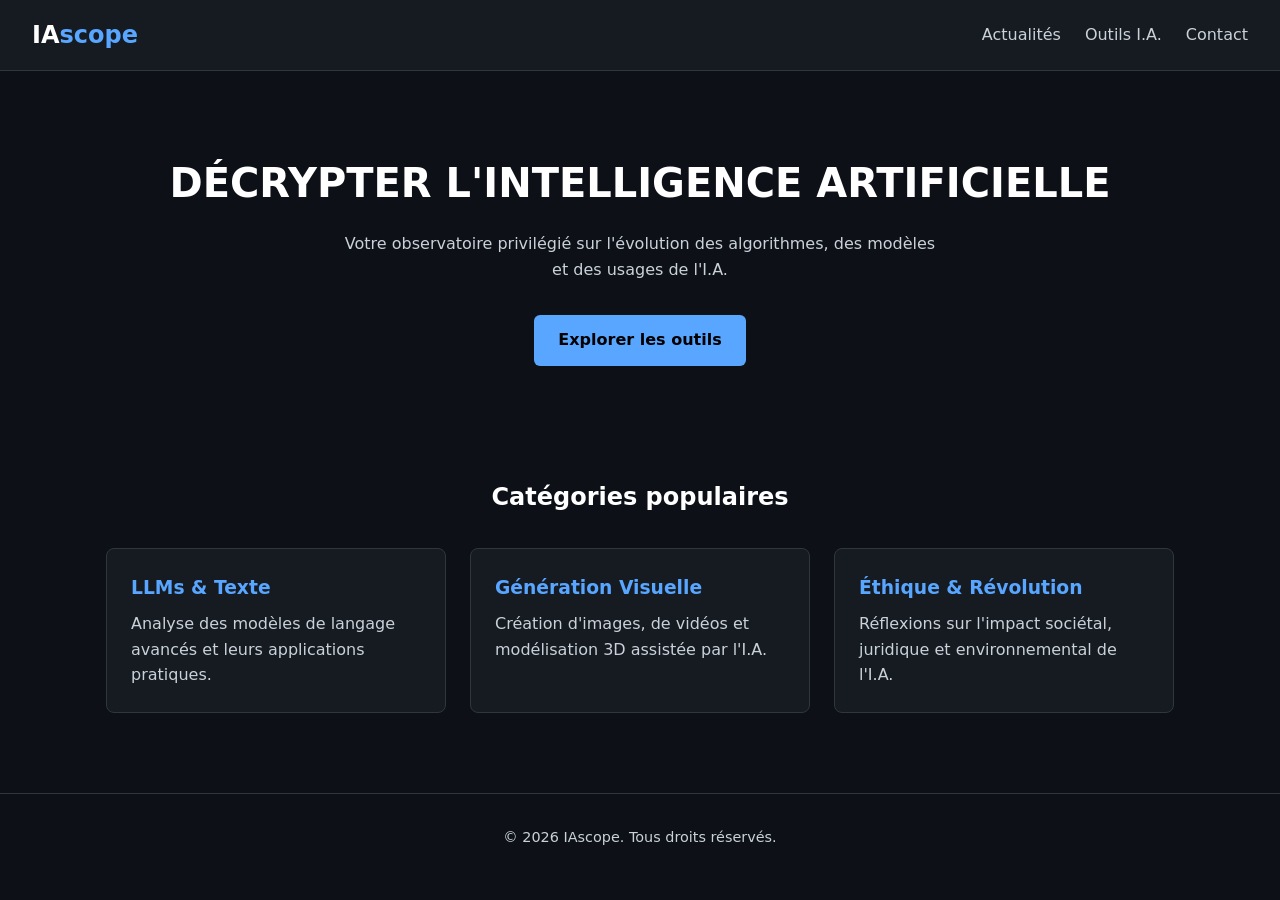
<file: index.html>
<!DOCTYPE html>
<html lang="fr">

<head>
    <meta charset="UTF-8">
    <meta name="viewport" content="width=device-width, initial-scale=1.0">
    <meta name="description"
        content="IAscope - Découvrez, décryptez et suivez l'actualité de l'Intelligence Artificielle.">
    <title>IAscope | Explorer le futur de l'I.A.</title>
    <link rel="stylesheet" href="style.css">
    <script src="script.js" defer></script>
</head>

<body>
    <header>
        <div class="logo">IA<span>scope</span></div>
        <nav aria-label="Navigation principale">
            <ul>
                <li><a href="actualites.html">Actualités</a></li>
                <li><a href="outils.html">Outils I.A.</a></li>
                <li><a href="contact.html">Contact</a></li>
            </ul>
        </nav>
    </header>

    <main>
        <section id="accueil" class="hero">
            <h1>DÉCRYPTER L'INTELLIGENCE ARTIFICIELLE</h1>
            <p>Votre observatoire privilégié sur l'évolution des algorithmes, des modèles et des usages de l'I.A.</p>
            <a href="outils.html" class="btn-primary">Explorer les outils</a>
        </section>

        <section id="outils" class="grid-container">
            <h2>Catégories populaires</h2>
            <div class="cards">
                <article class="card">
                    <h3>LLMs & Texte</h3>
                    <p>Analyse des modèles de langage avancés et leurs applications pratiques.</p>
                </article>
                <article class="card">
                    <h3>Génération Visuelle</h3>
                    <p>Création d'images, de vidéos et modélisation 3D assistée par l'I.A.</p>
                </article>
                <article class="card">
                    <h3>Éthique & Révolution</h3>
                    <p>Réflexions sur l'impact sociétal, juridique et environnemental de l'I.A.</p>
                </article>
            </div>
        </section>
    </main>

    <footer>
        <p>&copy; 2026 IAscope. Tous droits réservés.</p>
    </footer>
</body>

</html>
</file>
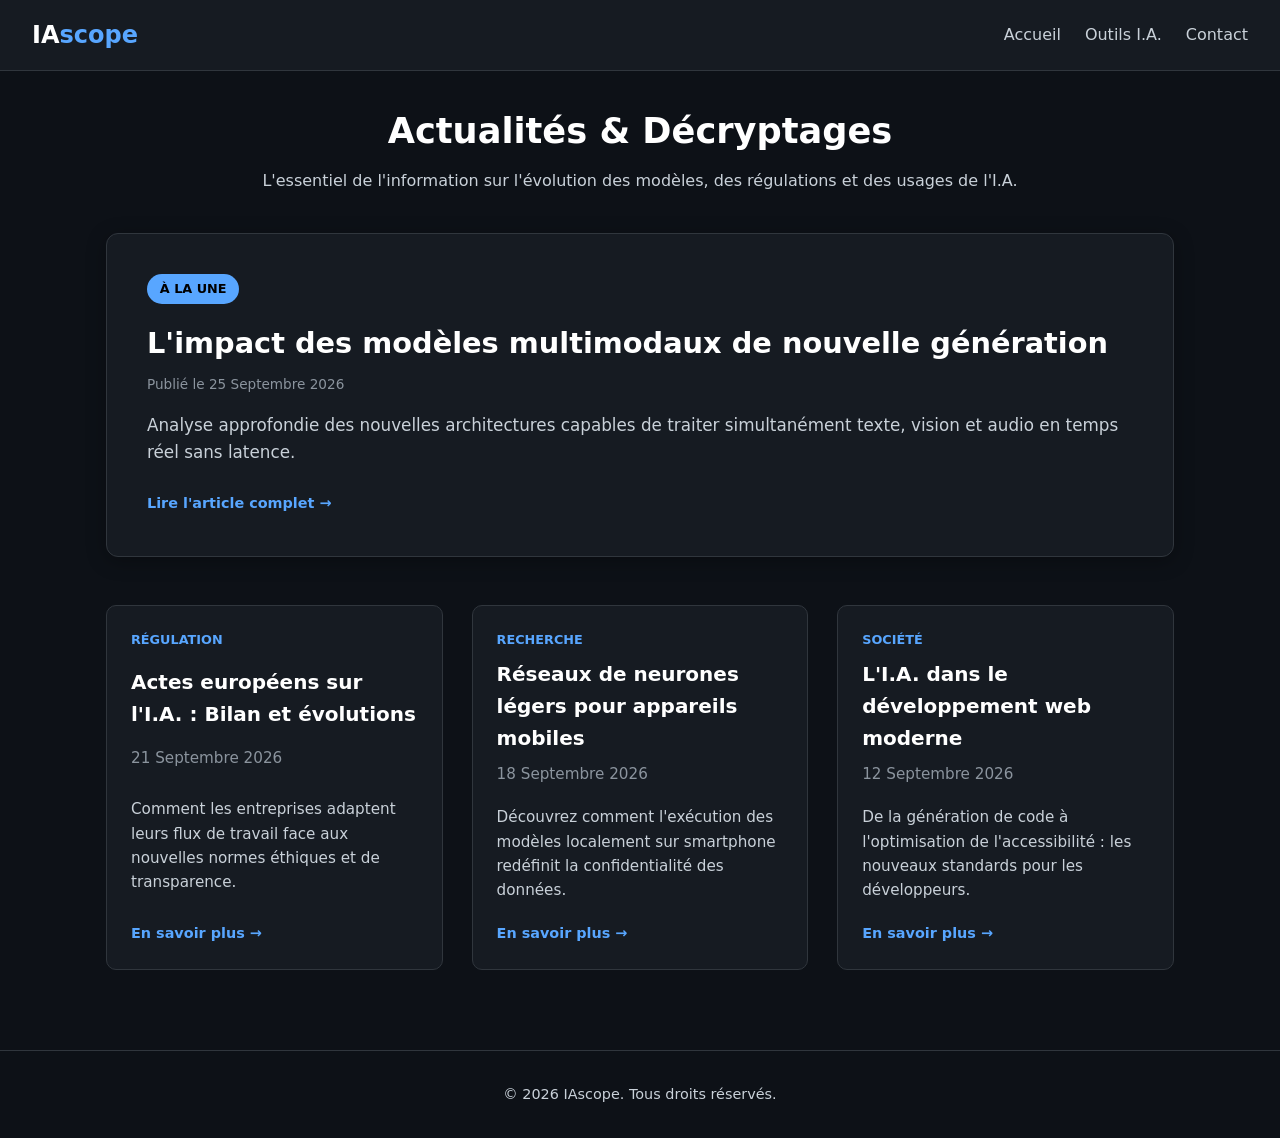
<file: actualites.html>
<!DOCTYPE html>
<html lang="fr">

<head>
    <meta charset="UTF-8">
    <meta name="viewport" content="width=device-width, initial-scale=1.0">
    <meta name="description"
        content="IAscope - Suivez l'actualité, les innovations et les tendances de l'Intelligence Artificielle.">
    <title>Actualités I.A. | IAscope</title>
    <link rel="stylesheet" href="style.css">
    <script src="script.js" defer></script>
</head>

<body>
    <header>
        <div class="logo">IA<span>scope</span></div>
        <nav aria-label="Navigation principale">
            <ul>
                <li><a href="index.html">Accueil</a></li>
                <li><a href="outils.html">Outils I.A.</a></li>
                <li><a href="contact.html">Contact</a></li>
            </ul>
        </nav>
    </header>

    <main class="main-container">
        <section class="page-header">
            <h1>Actualités & Décryptages</h1>
            <p>L'essentiel de l'information sur l'évolution des modèles, des régulations et des usages de l'I.A.</p>
        </section>

        <!-- Article à la Une -->
        <section class="featured-news">
            <article class="featured-card">
                <div class="featured-content">
                    <span class="news-tag">À la Une</span>
                    <h2>L'impact des modèles multimodaux de nouvelle génération</h2>
                    <p class="news-date">Publié le 25 Septembre 2026</p>
                    <p class="news-excerpt">
                        Analyse approfondie des nouvelles architectures capables de traiter simultanément texte, vision
                        et
                        audio en temps réel sans latence.
                    </p>
                    <a href="#" class="btn-link">Lire l'article complet &rarr;</a>
                </div>
            </article>
        </section>

        <!-- Grille des derniers articles -->
        <section class="news-grid">

            <article class="news-card">
                <span class="news-category">Régulation</span>
                <h3>Actes européens sur l'I.A. : Bilan et évolutions</h3>
                <p class="news-date">21 Septembre 2026</p>
                <p>Comment les entreprises adaptent leurs flux de travail face aux nouvelles normes éthiques et de
                    transparence.</p>
                <a href="#" class="btn-link">En savoir plus &rarr;</a>
            </article>

            <article class="news-card">
                <span class="news-category">Recherche</span>
                <h3>Réseaux de neurones légers pour appareils mobiles</h3>
                <p class="news-date">18 Septembre 2026</p>
                <p>Découvrez comment l'exécution des modèles localement sur smartphone redéfinit la confidentialité des
                    données.</p>
                <a href="#" class="btn-link">En savoir plus &rarr;</a>
            </article>

            <article class="news-card">
                <span class="news-category">Société</span>
                <h3>L'I.A. dans le développement web moderne</h3>
                <p class="news-date">12 Septembre 2026</p>
                <p>De la génération de code à l'optimisation de l'accessibilité : les nouveaux standards pour les
                    développeurs.</p>
                <a href="#" class="btn-link">En savoir plus &rarr;</a>
            </article>

        </section>
    </main>

    <!-- Pied de page -->
    <footer>
        <p>&copy; 2026 IAscope. Tous droits réservés.</p>
    </footer>
</body>

</html>
</file>
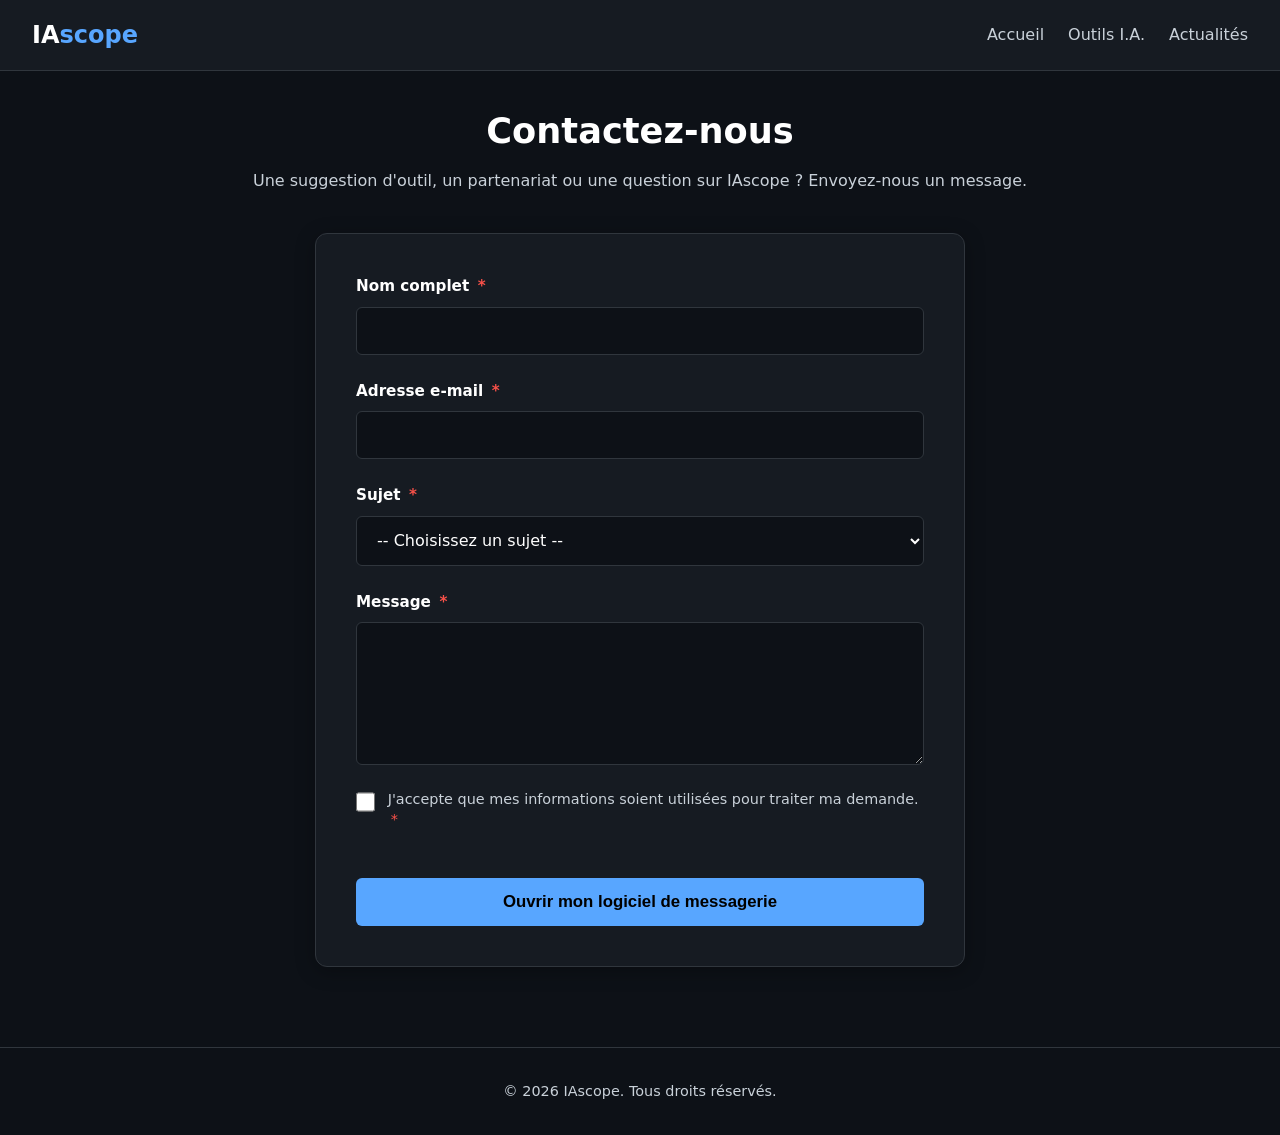
<file: contact.html>
<!DOCTYPE html>
<html lang="fr">

<head>
    <meta charset="UTF-8">
    <meta name="viewport" content="width=device-width, initial-scale=1.0">
    <meta name="description"
        content="IAscope - Contactez l'équipe pour toute question, suggestion ou partenariat autour de l'Intelligence Artificielle.">
    <title>Contact | IAscope</title>

    <link rel="stylesheet" href="style.css">
    <script src="script.js" defer></script>
</head>

<body>
    <header>
        <div class="logo">IA<span>scope</span></div>
        <nav aria-label="Navigation principale">
            <ul>
                <li><a href="index.html">Accueil</a></li>
                <li><a href="outils.html">Outils I.A.</a></li>
                <li><a href="actualites.html">Actualités</a></li>
            </ul>
        </nav>
    </header>

    <main class="main-container">
        <section class="page-header">
            <h1>Contactez-nous</h1>
            <p>Une suggestion d'outil, un partenariat ou une question sur IAscope ? Envoyez-nous un message.</p>
        </section>

        <!-- Section Formulaire -->
        <section class="contact-section">
            <form id="contact-form" action="mailto:dylthehunt@gmail.com" method="POST" enctype="text/plain">

                <!-- Champ Nom -->
                <div class="form-group">
                    <label for="name">Nom complet <span class="required" aria-hidden="true">*</span></label>
                    <input type="text" id="name" name="Nom" required autocomplete="name" aria-required="true">
                </div>

                <!-- Champ Email -->
                <div class="form-group">
                    <label for="email">Adresse e-mail <span class="required" aria-hidden="true">*</span></label>
                    <input type="email" id="email" name="Email" required autocomplete="email" aria-required="true">
                </div>

                <!-- Champ Sujet -->
                <div class="form-group">
                    <label for="subject">Sujet <span class="required" aria-hidden="true">*</span></label>
                    <select id="subject" name="Sujet" required aria-required="true">
                        <option value="">-- Choisissez un sujet --</option>
                        <option value="Proposer un outil I.A.">Proposer un outil I.A.</option>
                        <option value="Partenariat / Presse">Partenariat / Presse</option>
                        <option value="Question générale">Question générale</option>
                        <option value="Autre">Autre</option>
                    </select>
                </div>

                <!-- Champ Message -->
                <div class="form-group">
                    <label for="message">Message <span class="required" aria-hidden="true">*</span></label>
                    <textarea id="message" name="Message" rows="6" required aria-required="true"></textarea>
                </div>

                <!-- Case RGPD -->
                <div class="form-group checkbox-group">
                    <input type="checkbox" id="rgpd" name="Consentement_RGPD" required aria-required="true">
                    <label for="rgpd">
                        J'accepte que mes informations soient utilisées pour traiter ma demande.
                        <span class="required" aria-hidden="true">*</span>
                    </label>
                </div>

                <!-- Bouton d'envoi -->
                <button type="submit" class="btn-primary">
                    Ouvrir mon logiciel de messagerie
                </button>

            </form>
        </section>
    </main>

    <!-- Pied de page -->
    <footer>
        <p>&copy; 2026 IAscope. Tous droits réservés.</p>
    </footer>
</body>

</html>
</file>
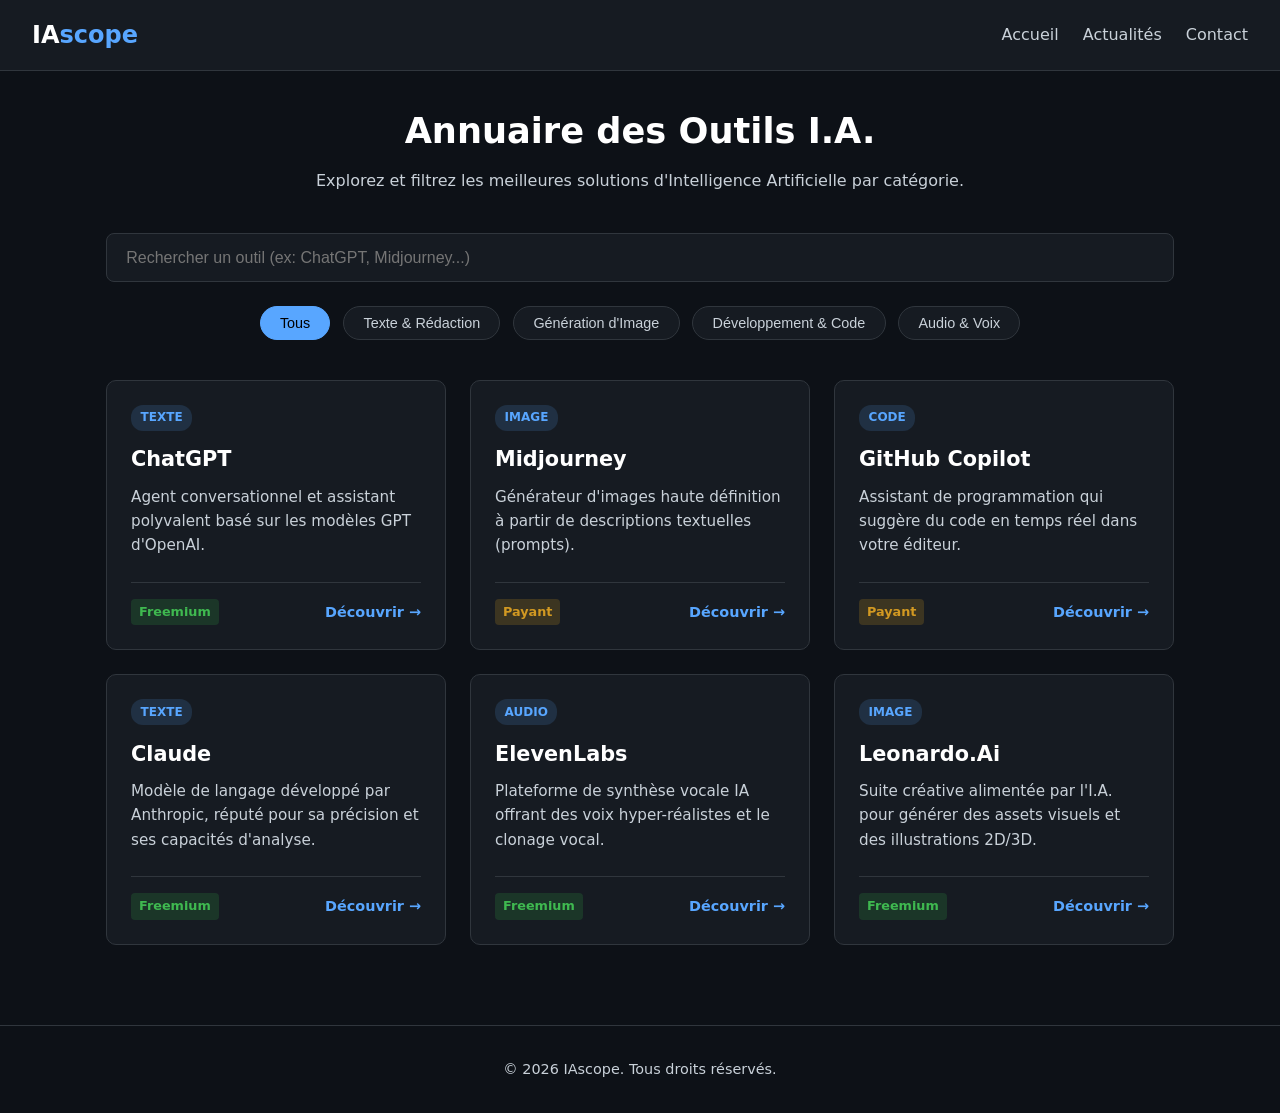
<file: outils.html>
<!DOCTYPE html>
<html lang="fr">

<head>
    <meta charset="UTF-8">
    <meta name="viewport" content="width=device-width, initial-scale=1.0">
    <meta name="description"
        content="IAscope - Annuaire et sélection des meilleurs outils d'Intelligence Artificielle.">
    <title>Outils I.A. | IAscope</title>
    <link rel="stylesheet" href="style.css">
    <script src="script.js" defer></script>
</head>

<body>
    <header>
        <div class="logo">IA<span>scope</span></div>
        <nav aria-label="Navigation principale">
            <ul>
                <li><a href="index.html">Accueil</a></li>
                <li><a href="actualites.html">Actualités</a></li>
                <li><a href="contact.html">Contact</a></li>
            </ul>
        </nav>
    </header>
    <main class="main-container">
        <section class="page-header">
            <h1>Annuaire des Outils I.A.</h1>
            <p>Explorez et filtrez les meilleures solutions d'Intelligence Artificielle par catégorie.</p>
        </section>
        <section class="filters-section">
            <div class="search-bar">
                <input type="text" id="search-input" placeholder="Rechercher un outil (ex: ChatGPT, Midjourney...)"
                    aria-label="Rechercher un outil">
            </div>
            <div class="filter-buttons" id="filter-buttons">
                <button class="filter-btn active" data-category="all">Tous</button>
                <button class="filter-btn" data-category="texte">Texte & Rédaction</button>
                <button class="filter-btn" data-category="image">Génération d'Image</button>
                <button class="filter-btn" data-category="code">Développement & Code</button>
                <button class="filter-btn" data-category="audio">Audio & Voix</button>
            </div>
        </section>
        <section class="tools-grid" id="tools-grid">

            <!-- Outil 1 -->
            <article class="tool-card" data-category="texte">
                <div class="tool-badge">Texte</div>
                <h3>ChatGPT</h3>
                <p>Agent conversationnel et assistant polyvalent basé sur les modèles GPT d'OpenAI.</p>
                <div class="tool-footer">
                    <span class="pricing freemium">Freemium</span>
                    <a href="https://chatgpt.com" target="_blank" rel="noopener noreferrer" class="btn-link">Découvrir
                        &rarr;</a>
                </div>
            </article>

            <!-- Outil 2 -->
            <article class="tool-card" data-category="image">
                <div class="tool-badge">Image</div>
                <h3>Midjourney</h3>
                <p>Générateur d'images haute définition à partir de descriptions textuelles (prompts).</p>
                <div class="tool-footer">
                    <span class="pricing payant">Payant</span>
                    <a href="https://www.midjourney.com" target="_blank" rel="noopener noreferrer"
                        class="btn-link">Découvrir
                        &rarr;</a>
                </div>
            </article>

            <!-- Outil 3 -->
            <article class="tool-card" data-category="code">
                <div class="tool-badge">Code</div>
                <h3>GitHub Copilot</h3>
                <p>Assistant de programmation qui suggère du code en temps réel dans votre éditeur.</p>
                <div class="tool-footer">
                    <span class="pricing payant">Payant</span>
                    <a href="https://github.com/features/copilot" target="_blank" rel="noopener noreferrer"
                        class="btn-link">Découvrir &rarr;</a>
                </div>
            </article>

            <!-- Outil 4 -->
            <article class="tool-card" data-category="texte">
                <div class="tool-badge">Texte</div>
                <h3>Claude</h3>
                <p>Modèle de langage développé par Anthropic, réputé pour sa précision et ses capacités d'analyse.</p>
                <div class="tool-footer">
                    <span class="pricing freemium">Freemium</span>
                    <a href="https://claude.ai" target="_blank" rel="noopener noreferrer" class="btn-link">Découvrir
                        &rarr;</a>
                </div>
            </article>

            <!-- Outil 5 -->
            <article class="tool-card" data-category="audio">
                <div class="tool-badge">Audio</div>
                <h3>ElevenLabs</h3>
                <p>Plateforme de synthèse vocale IA offrant des voix hyper-réalistes et le clonage vocal.</p>
                <div class="tool-footer">
                    <span class="pricing freemium">Freemium</span>
                    <a href="https://elevenlabs.io" target="_blank" rel="noopener noreferrer" class="btn-link">Découvrir
                        &rarr;</a>
                </div>
            </article>

            <!-- Outil 6 -->
            <article class="tool-card" data-category="image">
                <div class="tool-badge">Image</div>
                <h3>Leonardo.Ai</h3>
                <p>Suite créative alimentée par l'I.A. pour générer des assets visuels et des illustrations 2D/3D.</p>
                <div class="tool-footer">
                    <span class="pricing freemium">Freemium</span>
                    <a href="https://leonardo.ai" target="_blank" rel="noopener noreferrer" class="btn-link">Découvrir
                        &rarr;</a>
                </div>
            </article>

        </section>
    </main>

    <footer>
        <p>&copy; 2026 IAscope. Tous droits réservés.</p>
    </footer>
</body>

</html>
</file>
<file: style.css>
*,
*::before,
*::after {
    box-sizing: border-box;
    margin: 0;
    padding: 0;
}

:root {
    --primary-color: #0d1117;
    --secondary-color: #161b22;
    --accent-color: #58a6ff;
    --text-color: #c9d1d9;
    --text-light: #ffffff;
    --font-family: system-ui, -apple-system, BlinkMacSystemFont, 'Segoe UI', Roboto, sans-serif;
}

body {
    font-family: var(--font-family);
    background-color: var(--primary-color);
    color: var(--text-color);
    line-height: 1.6;
}

header {
    background-color: var(--secondary-color);
    display: flex;
    justify-content: space-between;
    align-items: center;
    padding: 1rem 2rem;
    border-bottom: 1px solid #30363d;
}

.logo {
    font-size: 1.5rem;
    font-weight: bold;
    color: var(--text-light);
}

.logo span {
    color: var(--accent-color);
}

nav ul {
    display: flex;
    list-style: none;
    gap: 1.5rem;
}

nav a {
    color: var(--text-color);
    text-decoration: none;
    transition: color 0.3s;
}

nav a:hover {
    color: var(--accent-color);
}

.hero {
    text-align: center;
    padding: 5rem 1rem;
}

.hero h1 {
    font-size: 2.5rem;
    color: var(--text-light);
    margin-bottom: 1rem;
}

.hero p {
    max-width: 600px;
    margin: 0 auto 2rem auto;
}

.btn-primary {
    display: inline-block;
    background-color: var(--accent-color);
    color: #000;
    padding: 0.8rem 1.5rem;
    font-size: 1rem;
    font-weight: bold;
    border-radius: 6px;
    text-decoration: none;
    transition: opacity 0.3s;
}

.btn-primary:hover {
    opacity: 0.9;
}

.grid-container {
    max-width: 1100px;
    margin: 0 auto;
    padding: 2rem 1rem;
}

.grid-container h2 {
    text-align: center;
    color: var(--text-light);
    margin-bottom: 2rem;
}

.cards {
    display: grid;
    grid-template-columns: repeat(auto-fit, minmax(280px, 1fr));
    gap: 1.5rem;
}

.card {
    background-color: var(--secondary-color);
    padding: 1.5rem;
    border-radius: 8px;
    border: 1px solid #30363d;
}

.card h3 {
    color: var(--accent-color);
    margin-bottom: 0.5rem;
}

footer {
    text-align: center;
    padding: 2rem;
    border-top: 1px solid #30363d;
    margin-top: 3rem;
    font-size: 0.9rem;
}

/* --- Page outils --- */
.main-container {
    max-width: 1100px;
    margin: 0 auto;
    padding: 2rem 1rem;
}

.page-header {
    text-align: center;
    margin-bottom: 2.5rem;
}

.page-header h1 {
    color: var(--text-light);
    font-size: 2.2rem;
    margin-bottom: 0.5rem;
}

.filters-section {
    display: flex;
    flex-direction: column;
    gap: 1.5rem;
    margin-bottom: 2.5rem;
}

.search-bar input {
    width: 100%;
    padding: 0.9rem 1.2rem;
    background-color: var(--secondary-color);
    border: 1px solid #30363d;
    border-radius: 8px;
    color: var(--text-light);
    font-size: 1rem;
    outline: none;
    transition: border-color 0.3s;
}

.search-bar input:focus {
    border-color: var(--accent-color);
}

.filter-buttons {
    display: flex;
    flex-wrap: wrap;
    gap: 0.8rem;
    justify-content: center;
}

.filter-btn {
    background-color: var(--secondary-color);
    color: var(--text-color);
    border: 1px solid #30363d;
    padding: 0.5rem 1.2rem;
    border-radius: 20px;
    font-size: 0.9rem;
    font-weight: normal;
    cursor: pointer;
    transition: all 0.3s ease;
}

.filter-btn:hover,
.filter-btn.active {
    background-color: var(--accent-color);
    color: #000;
    border-color: var(--accent-color);
}

.tools-grid {
    display: grid;
    grid-template-columns: repeat(auto-fill, minmax(300px, 1fr));
    gap: 1.5rem;
}

.tool-card {
    background-color: var(--secondary-color);
    border: 1px solid #30363d;
    border-radius: 10px;
    padding: 1.5rem;
    display: flex;
    flex-direction: column;
    justify-content: space-between;
    transition: transform 0.2s ease, border-color 0.2s ease;
}

.tool-card:hover {
    transform: translateY(-4px);
    border-color: var(--accent-color);
}

.tool-badge {
    align-self: flex-start;
    background-color: rgba(88, 166, 255, 0.15);
    color: var(--accent-color);
    font-size: 0.75rem;
    font-weight: bold;
    padding: 0.2rem 0.6rem;
    border-radius: 12px;
    margin-bottom: 0.8rem;
    text-transform: uppercase;
}

.tool-card h3 {
    color: var(--text-light);
    font-size: 1.3rem;
    margin-bottom: 0.5rem;
}

.tool-card p {
    font-size: 0.95rem;
    color: var(--text-color);
    margin-bottom: 1.5rem;
    flex-grow: 1;
}

.tool-footer {
    display: flex;
    justify-content: space-between;
    align-items: center;
    border-top: 1px solid #30363d;
    padding-top: 1rem;
}

.pricing {
    font-size: 0.8rem;
    font-weight: bold;
    padding: 0.2rem 0.5rem;
    border-radius: 4px;
}

.pricing.freemium {
    background-color: rgba(46, 160, 67, 0.2);
    color: #3fb950;
}

.pricing.payant {
    background-color: rgba(210, 153, 34, 0.2);
    color: #d29922;
}

.btn-link {
    color: var(--accent-color);
    text-decoration: none;
    font-size: 0.9rem;
    font-weight: bold;
    transition: color 0.2s;
}

.btn-link:hover {
    text-decoration: underline;
}

/* --- Page Actualités --- */
.featured-news {
    margin-bottom: 3rem;
}

.featured-card {
    background-color: var(--secondary-color);
    border: 1px solid #30363d;
    border-radius: 12px;
    padding: 2.5rem;
    box-shadow: 0 4px 20px rgba(0, 0, 0, 0.3);
}

.news-tag {
    background-color: var(--accent-color);
    color: #000;
    font-size: 0.8rem;
    font-weight: bold;
    padding: 0.3rem 0.8rem;
    border-radius: 20px;
    text-transform: uppercase;
    display: inline-block;
    margin-bottom: 1rem;
}

.featured-content h2 {
    color: var(--text-light);
    font-size: 1.8rem;
    margin-bottom: 0.5rem;
}

.news-date {
    font-size: 0.85rem;
    color: #8b949e;
    margin-bottom: 1rem;
}

.news-excerpt {
    margin-bottom: 1.5rem;
    font-size: 1.05rem;
}

.news-grid {
    display: grid;
    grid-template-columns: repeat(auto-fill, minmax(300px, 1fr));
    gap: 1.8rem;
}

.news-card {
    background-color: var(--secondary-color);
    border: 1px solid #30363d;
    border-radius: 10px;
    padding: 1.5rem;
    display: flex;
    flex-direction: column;
    justify-content: space-between;
    transition: transform 0.2s ease, border-color 0.2s ease;
}

.news-card:hover {
    transform: translateY(-4px);
    border-color: var(--accent-color);
}

.news-category {
    color: var(--accent-color);
    font-size: 0.8rem;
    font-weight: bold;
    text-transform: uppercase;
    margin-bottom: 0.5rem;
}

.news-card h3 {
    color: var(--text-light);
    font-size: 1.25rem;
    margin-bottom: 0.5rem;
}

.news-card p {
    font-size: 0.95rem;
    margin-bottom: 1.2rem;
}

/* --- Contact --- */

.contact-section {
    max-width: 650px;
    margin: 0 auto;
    background-color: var(--secondary-color);
    border: 1px solid #30363d;
    border-radius: 12px;
    padding: 2.5rem;
    box-shadow: 0 4px 20px rgba(0, 0, 0, 0.3);
}

.form-group {
    display: flex;
    flex-direction: column;
    margin-bottom: 1.5rem;
}

.form-group label {
    color: var(--text-light);
    font-weight: 600;
    margin-bottom: 0.5rem;
    font-size: 0.95rem;
}

.required {
    color: #f85149;
    margin-left: 0.2rem;
}

.form-group input[type="text"],
.form-group input[type="email"],
.form-group select,
.form-group textarea {
    width: 100%;
    padding: 0.85rem 1rem;
    background-color: var(--primary-color);
    border: 1px solid #30363d;
    border-radius: 6px;
    color: var(--text-light);
    font-size: 1rem;
    font-family: inherit;
    transition: border-color 0.2s ease, box-shadow 0.2s ease;
}

.form-group select option {
    background-color: var(--secondary-color);
    color: var(--text-light);
}

.form-group input:focus,
.form-group select:focus,
.form-group textarea:focus {
    outline: 2px solid var(--accent-color);
    outline-offset: 1px;
    border-color: var(--accent-color);
}

.form-group textarea {
    resize: vertical;
    min-height: 120px;
}

.checkbox-group {
    flex-direction: row;
    align-items: flex-start;
    gap: 0.8rem;
}

.checkbox-group input[type="checkbox"] {
    width: 1.2rem;
    height: 1.2rem;
    margin-top: 0.2rem;
    accent-color: var(--accent-color);
    cursor: pointer;
}

.checkbox-group label {
    font-weight: normal;
    font-size: 0.9rem;
    color: var(--text-color);
    cursor: pointer;
    line-height: 1.4;
}

.contact-section .btn-primary {
    width: 100%;
    padding: 0.9rem;
    font-size: 1.05rem;
    margin-top: 1rem;
    cursor: pointer;
    border: none;
}
</file>
